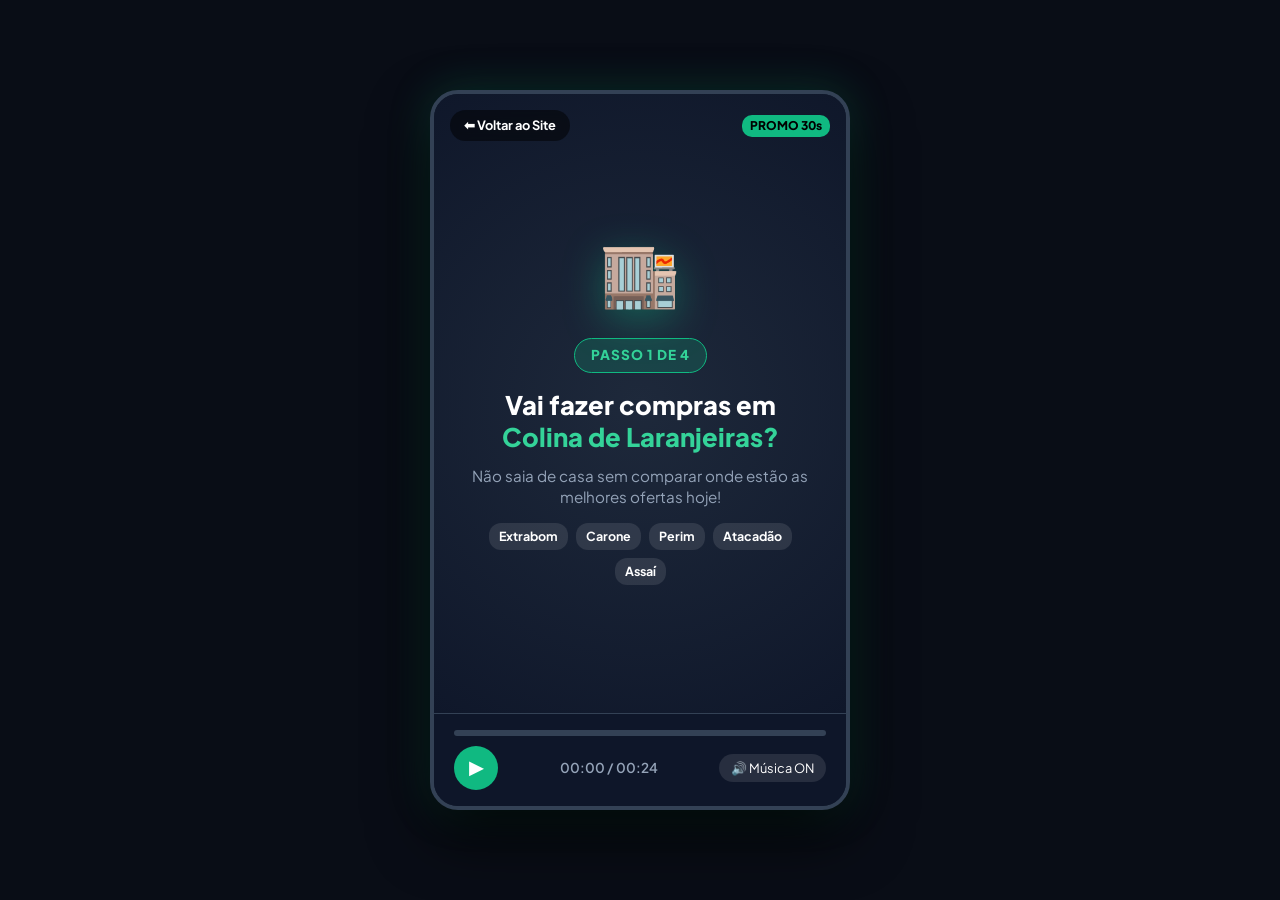
<file: video.html>
<!DOCTYPE html>
<html lang="pt-BR">
<head>
  <!-- Google tag (gtag.js) -->
  <script async src="https://www.googletagmanager.com/gtag/js?id=G-HBPYWFMXKQ"></script>
  <script>
    window.dataLayer = window.dataLayer || [];
    function gtag(){dataLayer.push(arguments);}
    gtag('js', new Date());

    gtag('config', 'G-HBPYWFMXKQ');
  </script>

  <meta charset="UTF-8">
  <meta name="viewport" content="width=device-width, initial-scale=1.0">
  <title>Vídeo Tutorial | Economiza Colina de Laranjeiras</title>
  <!-- Favicon / Ícone da Aba ($ Economia) -->
  <link rel="icon" type="image/svg+xml" href="assets/favicon.svg">
  <link rel="shortcut icon" href="assets/favicon.svg">
  <link rel="stylesheet" href="css/styles.css">
  <style>
    body {
      background: #090d16;
      color: white;
      min-height: 100vh;
      display: flex;
      flex-direction: column;
      align-items: center;
      justify-content: center;
      padding: 20px;
    }

    .video-container {
      width: 100%;
      max-width: 420px;
      height: 720px;
      max-height: 85vh;
      background: #0f172a;
      border-radius: 28px;
      border: 4px solid #334155;
      box-shadow: 0 25px 60px rgba(0, 0, 0, 0.8), 0 0 40px rgba(16, 185, 129, 0.25);
      position: relative;
      overflow: hidden;
      display: flex;
      flex-direction: column;
    }

    /* Video Canvas Slide Screen */
    .video-screen {
      flex: 1;
      position: relative;
      display: flex;
      align-items: center;
      justify-content: center;
      text-align: center;
      padding: 30px;
      background: radial-gradient(circle at center, #1e293b 0%, #0f172a 100%);
    }

    .slide-step {
      position: absolute;
      top: 0;
      left: 0;
      width: 100%;
      height: 100%;
      display: flex;
      flex-direction: column;
      align-items: center;
      justify-content: center;
      padding: 30px;
      opacity: 0;
      transform: scale(0.9) translateY(20px);
      transition: all 0.6s cubic-bezier(0.34, 1.56, 0.64, 1);
      pointer-events: none;
    }

    .slide-step.active {
      opacity: 1;
      transform: scale(1) translateY(0);
      pointer-events: auto;
    }

    .step-icon {
      font-size: 4rem;
      margin-bottom: 20px;
      filter: drop-shadow(0 10px 20px rgba(16, 185, 129, 0.4));
      animation: pulse 2s infinite alternate;
    }

    @keyframes pulse {
      0% { transform: scale(1); }
      100% { transform: scale(1.1); }
    }

    .step-badge {
      background: rgba(16, 185, 129, 0.2);
      color: #34d399;
      border: 1px solid #10b981;
      padding: 6px 16px;
      border-radius: 20px;
      font-size: 0.85rem;
      font-weight: 800;
      text-transform: uppercase;
      letter-spacing: 1px;
      margin-bottom: 16px;
    }

    .step-title {
      font-size: 1.6rem;
      font-weight: 800;
      line-height: 1.25;
      margin-bottom: 12px;
    }

    .step-title span {
      color: #34d399;
    }

    .step-desc {
      font-size: 0.95rem;
      color: #94a3b8;
      line-height: 1.4;
    }

    .markets-cloud {
      display: flex;
      flex-wrap: wrap;
      gap: 8px;
      justify-content: center;
      margin-top: 16px;
    }

    .market-tag {
      background: rgba(255, 255, 255, 0.1);
      padding: 4px 10px;
      border-radius: 12px;
      font-size: 0.78rem;
      font-weight: 700;
    }

    /* Video Player Controls Overlay */
    .video-controls {
      background: rgba(15, 23, 42, 0.95);
      backdrop-filter: blur(10px);
      padding: 16px 20px;
      border-top: 1px solid #334155;
      display: flex;
      flex-direction: column;
      gap: 10px;
    }

    .progress-bar-bg {
      width: 100%;
      height: 6px;
      background: #334155;
      border-radius: 4px;
      overflow: hidden;
      cursor: pointer;
    }

    .progress-bar-fill {
      height: 100%;
      width: 0%;
      background: linear-gradient(90deg, #10b981 0%, #fbbf24 100%);
      transition: width 0.1s linear;
    }

    .control-buttons {
      display: flex;
      justify-content: space-between;
      align-items: center;
    }

    .btn-play-video {
      background: #10b981;
      color: white;
      border: none;
      width: 44px;
      height: 44px;
      border-radius: 50%;
      font-size: 1.2rem;
      cursor: pointer;
      display: flex;
      align-items: center;
      justify-content: center;
      transition: transform 0.2s;
    }

    .btn-play-video:hover {
      transform: scale(1.1);
      background: #059669;
    }

    .time-display {
      font-size: 0.85rem;
      color: #94a3b8;
      font-weight: 600;
    }

    .audio-toggle {
      background: rgba(255, 255, 255, 0.1);
      border: none;
      color: white;
      padding: 6px 12px;
      border-radius: 14px;
      font-size: 0.8rem;
      cursor: pointer;
    }

    .top-video-header {
      position: absolute;
      top: 16px;
      left: 16px;
      right: 16px;
      display: flex;
      justify-content: space-between;
      align-items: center;
      z-index: 10;
    }

    .back-btn {
      background: rgba(0, 0, 0, 0.5);
      color: white;
      text-decoration: none;
      padding: 6px 14px;
      border-radius: 20px;
      font-size: 0.8rem;
      font-weight: 700;
      backdrop-filter: blur(4px);
    }
  </style>
</head>
<body>

  <div class="video-container">
    
    <!-- Header Controls -->
    <div class="top-video-header">
      <a href="index.html" class="back-btn">⬅ Voltar ao Site</a>
      <span style="font-size: 0.75rem; background: #10b981; color: black; font-weight: 800; padding: 2px 8px; border-radius: 10px;">PROMO 30s</span>
    </div>

    <!-- Video Canvas Screens (Steps) -->
    <div class="video-screen">
      
      <!-- Slide 1 -->
      <div class="slide-step active" id="slide1">
        <div class="step-icon">🏬</div>
        <span class="step-badge">Passo 1 de 4</span>
        <h2 class="step-title">Vai fazer compras em <span>Colina de Laranjeiras?</span></h2>
        <p class="step-desc">Não saia de casa sem comparar onde estão as melhores ofertas hoje!</p>
        <div class="markets-cloud">
          <span class="market-tag">Extrabom</span>
          <span class="market-tag">Carone</span>
          <span class="market-tag">Perim</span>
          <span class="market-tag">Atacadão</span>
          <span class="market-tag">Assaí</span>
        </div>
      </div>

      <!-- Slide 2 -->
      <div class="slide-step" id="slide2">
        <div class="step-icon">🥩🌾</div>
        <span class="step-badge">Passo 2 de 4</span>
        <h2 class="step-title">Pesquise seus <span>produtos favoritos</span></h2>
        <p class="step-desc">Veja fotos em miniatura, preço em promoção de cada encarte e a média de preço da região.</p>
      </div>

      <!-- Slide 3 -->
      <div class="slide-step" id="slide3">
        <div class="step-icon">🛒⚡</div>
        <span class="step-badge">Passo 3 de 4</span>
        <h2 class="step-title">Monte sua <span>Cesta Inteligente</span></h2>
        <p class="step-desc">Descubra automaticamente qual o supermercado mais barato para comprar toda a sua lista!</p>
      </div>

      <!-- Slide 4 -->
      <div class="slide-step" id="slide4">
        <div class="step-icon">📲📄</div>
        <span class="step-badge">Passo 4 de 4</span>
        <h2 class="step-title">Exporte no <span>WhatsApp ou PDF!</span></h2>
        <p class="step-desc">Compartilhe o resumo com a família ou salve em PDF para levar no celular.</p>
        <a href="index.html" style="margin-top: 20px; background: #10b981; color: white; padding: 12px 24px; border-radius: 20px; text-decoration: none; font-weight: 800; box-shadow: 0 4px 15px rgba(16, 185, 129, 0.4);">
          🚀 Começar a Economizar Agora!
        </a>
      </div>

    </div>

    <!-- Video Controls Bar -->
    <div class="video-controls">
      <div class="progress-bar-bg" onclick="seekVideo(event)">
        <div class="progress-bar-fill" id="progressFill"></div>
      </div>

      <div class="control-buttons">
        <button class="btn-play-video" id="btnPlayPause" onclick="togglePlay()">▶</button>
        <span class="time-display" id="timeDisplay">00:00 / 00:24</span>
        <button class="audio-toggle" id="btnAudioToggle" onclick="toggleAudio()">🔊 Música ON</button>
      </div>
    </div>

  </div>

  <script>
    // Sintetizador de Música Atraente via Web Audio API (Upbeat Chiptune/Bossa Beat)
    let audioCtx = null;
    let isPlaying = false;
    let isMuted = false;
    let currentSlide = 1;
    const totalSlides = 4;
    const slideDuration = 6000; // 6s por slide = 24s total
    let videoTimer = null;
    let startTime = 0;
    let elapsedTime = 0;

    function initAudio() {
      if (!audioCtx) {
        audioCtx = new (window.AudioContext || window.webkitAudioContext)();
      }
    }

    function playNote(freq, time, duration, type = 'sine', volume = 0.1) {
      if (isMuted || !audioCtx) return;
      try {
        const osc = audioCtx.createOscillator();
        const gain = audioCtx.createGain();
        osc.type = type;
        osc.frequency.setValueAtTime(freq, time);
        gain.gain.setValueAtTime(volume, time);
        gain.gain.exponentialRampToValueAtTime(0.001, time + duration);
        osc.connect(gain);
        gain.connect(audioCtx.destination);
        osc.start(time);
        osc.stop(time + duration);
      } catch(e) {}
    }

    // Sequência de Música Alegre e Ritmada
    function startUpbeatMusic() {
      if (!isPlaying || isMuted || !audioCtx) return;
      const now = audioCtx.currentTime;
      const notes = [261.63, 329.63, 392.00, 523.25, 440.00, 349.23, 392.00, 523.25]; // C E G C A F G C
      
      notes.forEach((freq, idx) => {
        playNote(freq, now + (idx * 0.3), 0.25, 'triangle', 0.12);
        // Percussão ritmada
        playNote(150, now + (idx * 0.3) + 0.15, 0.08, 'square', 0.05);
      });

      if (isPlaying) {
        setTimeout(startUpbeatMusic, 2400);
      }
    }

    function togglePlay() {
      initAudio();
      if (audioCtx && audioCtx.state === 'suspended') {
        audioCtx.resume();
      }

      isPlaying = !isPlaying;
      const btn = document.getElementById('btnPlayPause');

      if (isPlaying) {
        btn.textContent = '⏸';
        startTime = Date.now() - elapsedTime;
        runVideoLoop();
        startUpbeatMusic();
      } else {
        btn.textContent = '▶';
        clearInterval(videoTimer);
      }
    }

    function runVideoLoop() {
      clearInterval(videoTimer);
      videoTimer = setInterval(() => {
        elapsedTime = Date.now() - startTime;
        const totalDuration = totalSlides * slideDuration;
        
        if (elapsedTime >= totalDuration) {
          elapsedTime = 0;
          startTime = Date.now();
        }

        const progressPct = (elapsedTime / totalDuration) * 100;
        document.getElementById('progressFill').style.width = progressPct + '%';

        // Atualizar Tempo (00:00 / 00:24)
        const currentSec = Math.floor(elapsedTime / 1000);
        const secStr = currentSec < 10 ? '0' + currentSec : currentSec;
        document.getElementById('timeDisplay').textContent = `00:${secStr} / 00:24`;

        // Calcular Slide Atual
        const newSlide = Math.min(totalSlides, Math.floor(elapsedTime / slideDuration) + 1);
        if (newSlide !== currentSlide) {
          showSlide(newSlide);
        }
      }, 100);
    }

    function showSlide(slideNum) {
      currentSlide = slideNum;
      for (let i = 1; i <= totalSlides; i++) {
        const slide = document.getElementById(`slide${i}`);
        if (i === slideNum) {
          slide.classList.add('active');
        } else {
          slide.classList.remove('active');
        }
      }
    }

    function toggleAudio() {
      isMuted = !isMuted;
      const btn = document.getElementById('btnAudioToggle');
      btn.textContent = isMuted ? '🔇 Música OFF' : '🔊 Música ON';
      if (!isMuted && isPlaying) {
        startUpbeatMusic();
      }
    }

    function seekVideo(e) {
      const rect = e.currentTarget.getBoundingClientRect();
      const clickX = e.clientX - rect.left;
      const pct = clickX / rect.width;
      const totalDuration = totalSlides * slideDuration;
      elapsedTime = pct * totalDuration;
      startTime = Date.now() - elapsedTime;
      if (!isPlaying) togglePlay();
    }
  </script>
</body>
</html>
</file>
<file: css/styles.css>
/* ==========================================================================
   ECONOMIZA COLINA - DESIGN SYSTEM & STYLESHEET
   Location: Colina de Laranjeiras & Imediações (Serra / ES)
   ========================================================================== */

@import url('https://fonts.googleapis.com/css2?family=Plus+Jakarta+Sans:wght@400;500;600;700;800&display=swap');

:root {
  --primary: #10b981;
  --primary-dark: #059669;
  --primary-light: #d1fae5;
  --accent: #f59e0b;
  --accent-light: #fef3c7;
  --dark-bg: #0f172a;
  --dark-surface: #1e293b;
  --dark-border: #334155;
  --light-bg: #f8fafc;
  --light-surface: #ffffff;
  --text-main: #0f172a;
  --text-muted: #64748b;
  --text-light: #f8fafc;
  --border-color: #e2e8f0;
  --shadow-sm: 0 1px 3px rgba(0,0,0,0.05);
  --shadow-md: 0 4px 12px rgba(0,0,0,0.08);
  --shadow-lg: 0 10px 25px -5px rgba(0,0,0,0.12), 0 8px 10px -6px rgba(0,0,0,0.06);
  --shadow-glow: 0 0 20px rgba(16, 185, 129, 0.25);
  --radius-sm: 8px;
  --radius-md: 14px;
  --radius-lg: 20px;
  --transition: all 0.25s cubic-bezier(0.4, 0, 0.2, 1);
}

* {
  margin: 0;
  padding: 0;
  box-sizing: border-box;
  font-family: 'Plus Jakarta Sans', -apple-system, BlinkMacSystemFont, sans-serif;
}

body {
  background-color: var(--light-bg);
  color: var(--text-main);
  line-height: 1.5;
  overflow-x: hidden;
  padding-bottom: 80px;
}

/* ==========================================================================
   HEADER & NAVBAR
   ========================================================================== */

.top-bar {
  background: linear-gradient(135deg, #0f172a 0%, #1e293b 100%);
  color: var(--text-light);
  padding: 8px 0;
  font-size: 0.85rem;
  border-bottom: 1px solid rgba(255, 255, 255, 0.1);
}

.top-bar-container {
  display: flex;
  justify-content: space-between;
  align-items: center;
}

.top-bar-left {
  display: flex;
  align-items: center;
  gap: 8px;
}

.top-bar-date {
  font-size: 0.8rem;
  color: #94a3b8;
}

.top-bar-right {
  font-size: 0.8rem;
  color: #fbbf24;
  font-weight: 600;
}

.location-badge {
  display: inline-flex;
  align-items: center;
  gap: 6px;
  background: rgba(16, 185, 129, 0.15);
  color: #34d399;
  padding: 4px 12px;
  border-radius: 20px;
  font-weight: 600;
  font-size: 0.8rem;
  border: 1px solid rgba(52, 211, 153, 0.3);
}

.header-main {
  background: rgba(15, 23, 42, 0.95);
  backdrop-filter: blur(12px);
  position: sticky;
  top: 0;
  z-index: 100;
  border-bottom: 1px solid var(--dark-border);
  box-shadow: 0 4px 20px rgba(0,0,0,0.15);
}

.navbar {
  display: flex;
  justify-content: space-between;
  align-items: center;
  padding: 16px 0;
}

.logo {
  display: flex;
  align-items: center;
  gap: 10px;
  text-decoration: none;
}

.logo-icon {
  width: 44px;
  height: 44px;
  background: linear-gradient(135deg, #10b981 0%, #059669 100%);
  border-radius: 12px;
  display: flex;
  align-items: center;
  justify-content: center;
  font-size: 1.4rem;
  color: white;
  box-shadow: 0 4px 12px rgba(16, 185, 129, 0.4);
}

.logo-text {
  display: flex;
  flex-direction: column;
}

.logo-title {
  color: white;
  font-weight: 800;
  font-size: 1.35rem;
  letter-spacing: -0.5px;
}

.logo-title span {
  color: #34d399;
}

.logo-subtitle {
  color: #94a3b8;
  font-size: 0.72rem;
  font-weight: 500;
}

.nav-actions {
  display: flex;
  align-items: center;
  gap: 12px;
}

.user-rank-badge {
  background: rgba(251, 191, 36, 0.15);
  border: 1px solid #f59e0b;
  color: #fbbf24;
  padding: 6px 12px;
  border-radius: 20px;
  font-weight: 800;
  font-size: 0.8rem;
  cursor: pointer;
  display: flex;
  align-items: center;
  gap: 6px;
  transition: transform 0.2s;
  white-space: nowrap;
}

.user-rank-badge:hover {
  transform: translateY(-1px);
}

.rank-pts {
  background: #f59e0b;
  color: #000;
  padding: 2px 6px;
  border-radius: 10px;
  font-size: 0.72rem;
}

.btn-header {
  display: inline-flex;
  align-items: center;
  gap: 8px;
  padding: 8px 16px;
  border-radius: var(--radius-sm);
  font-size: 0.9rem;
  font-weight: 600;
  cursor: pointer;
  transition: var(--transition);
  border: none;
}

.btn-video {
  background: linear-gradient(135deg, #f59e0b 0%, #d97706 100%);
  color: #000;
  font-weight: 800;
  text-decoration: none;
  white-space: nowrap;
}

.btn-encartes {
  background: rgba(255, 255, 255, 0.08);
  color: white;
  border: 1px solid rgba(255, 255, 255, 0.15);
  white-space: nowrap;
}

.btn-encartes:hover {
  background: rgba(255, 255, 255, 0.15);
}

.btn-cart {
  background: linear-gradient(135deg, #10b981 0%, #059669 100%);
  color: white;
  position: relative;
  box-shadow: 0 4px 12px rgba(16, 185, 129, 0.3);
  white-space: nowrap;
}

.btn-cart:hover {
  transform: translateY(-2px);
  box-shadow: 0 6px 16px rgba(16, 185, 129, 0.4);
}

.cart-count {
  position: absolute;
  top: -6px;
  right: -6px;
  background: var(--accent);
  color: #000;
  font-weight: 800;
  font-size: 0.75rem;
  width: 20px;
  height: 20px;
  border-radius: 50%;
  display: flex;
  align-items: center;
  justify-content: center;
  border: 2px solid #0f172a;
}

/* Product Card Community Vote Box */
.community-vote-box {
  margin-top: auto;
  margin-bottom: 10px;
  background: #f8fafc;
  border: 1px solid #e2e8f0;
  border-radius: 10px;
  padding: 8px 10px;
  font-size: 0.76rem;
}

.vote-box-header {
  display: flex;
  justify-content: space-between;
  align-items: center;
  margin-bottom: 6px;
}

.vote-views-count {
  display: flex;
  align-items: center;
  gap: 4px;
  color: #475569;
  font-weight: 600;
}

.vote-views-count strong {
  color: #0f172a;
}

.vote-box-question {
  font-size: 0.68rem;
  color: #64748b;
  font-weight: 700;
  white-space: nowrap;
}

.vote-buttons-row {
  display: flex;
  gap: 6px;
  width: 100%;
}

/* ==========================================================================
   LAYOUT CONTAINER
   ========================================================================== */

.container {
  max-width: 1240px;
  margin: 0 auto;
  padding: 0 20px;
}

/* ==========================================================================
   HERO BANNER
   ========================================================================== */

.hero-section {
  background: linear-gradient(135deg, #0f172a 0%, #1e293b 50%, #064e3b 100%);
  color: white;
  padding: 40px 0 50px;
  position: relative;
  overflow: hidden;
}

.hero-section::before {
  content: '';
  position: absolute;
  top: -50%;
  right: -10%;
  width: 500px;
  height: 500px;
  background: radial-gradient(circle, rgba(16, 185, 129, 0.15) 0%, rgba(0,0,0,0) 70%);
  border-radius: 50%;
  pointer-events: none;
}

.hero-content {
  max-width: 780px;
  margin: 0 auto;
  text-align: center;
  position: relative;
  z-index: 2;
}

.hero-title {
  font-size: 2.3rem;
  font-weight: 800;
  line-height: 1.2;
  margin-bottom: 14px;
}

.hero-title span {
  background: linear-gradient(135deg, #34d399 0%, #fbbf24 100%);
  -webkit-background-clip: text;
  -webkit-text-fill-color: transparent;
}

.hero-subtitle {
  font-size: 1.05rem;
  color: #94a3b8;
  margin-bottom: 28px;
}

.search-box-wrapper {
  background: rgba(255, 255, 255, 0.1);
  backdrop-filter: blur(16px);
  border: 1px solid rgba(255, 255, 255, 0.2);
  padding: 8px;
  border-radius: var(--radius-lg);
  display: flex;
  gap: 8px;
  box-shadow: 0 12px 30px rgba(0, 0, 0, 0.25);
}

.search-input {
  flex: 1;
  background: transparent;
  border: none;
  padding: 12px 18px;
  color: white;
  font-size: 1rem;
  outline: none;
}

.search-input::placeholder {
  color: #94a3b8;
}

.search-btn {
  background: var(--primary);
  color: white;
  border: none;
  padding: 0 24px;
  border-radius: var(--radius-md);
  font-weight: 700;
  cursor: pointer;
  transition: var(--transition);
  display: flex;
  align-items: center;
  gap: 8px;
}

.search-btn:hover {
  background: var(--primary-dark);
}

/* Supermarket Quick Chips */
.market-chips {
  display: flex;
  justify-content: center;
  flex-wrap: wrap;
  gap: 10px;
  margin-top: 24px;
}

.chip-market {
  background: rgba(255, 255, 255, 0.08);
  border: 1px solid rgba(255, 255, 255, 0.12);
  color: #e2e8f0;
  padding: 6px 14px;
  border-radius: 20px;
  font-size: 0.82rem;
  font-weight: 600;
  cursor: pointer;
  transition: var(--transition);
  display: flex;
  align-items: center;
  gap: 6px;
}

.chip-market:hover, .chip-market.active {
  background: var(--primary);
  color: white;
  border-color: var(--primary);
  transform: translateY(-2px);
}

.chip-badge {
  font-size: 0.65rem;
  padding: 2px 6px;
  border-radius: 10px;
  background: rgba(255,255,255,0.2);
}

/* ==========================================================================
   COMMUNITY TIPS BAR
   ========================================================================== */

.community-section {
  background: white;
  border-bottom: 1px solid var(--border-color);
  padding: 16px 0;
}

.community-wrapper {
  display: flex;
  align-items: center;
  gap: 16px;
  overflow-x: auto;
  padding-bottom: 4px;
}

.community-title {
  display: flex;
  align-items: center;
  gap: 6px;
  font-weight: 700;
  font-size: 0.85rem;
  color: var(--primary-dark);
  white-space: nowrap;
  background: var(--primary-light);
  padding: 6px 14px;
  border-radius: 20px;
}

.tip-card {
  background: #f1f5f9;
  border-radius: var(--radius-sm);
  padding: 8px 14px;
  font-size: 0.82rem;
  white-space: nowrap;
  display: flex;
  align-items: center;
  gap: 10px;
  border-left: 3px solid var(--primary);
}

.tip-author {
  font-weight: 700;
  color: var(--text-main);
}

.tip-time {
  color: var(--text-muted);
  font-size: 0.75rem;
}

.btn-add-tip {
  margin-left: auto;
  background: transparent;
  border: 1px dashed var(--primary);
  color: var(--primary-dark);
  font-weight: 700;
  font-size: 0.8rem;
  padding: 6px 12px;
  border-radius: 20px;
  cursor: pointer;
  white-space: nowrap;
}

.btn-add-tip:hover {
  background: var(--primary-light);
}

/* ==========================================================================
   CATEGORY FILTERS
   ========================================================================== */

.category-bar {
  padding: 24px 0 12px;
  display: flex;
  gap: 10px;
  overflow-x: auto;
  scrollbar-width: none;
}

.category-bar::-webkit-scrollbar {
  display: none;
}

.category-btn {
  display: flex;
  align-items: center;
  gap: 8px;
  padding: 10px 18px;
  background: white;
  border: 1px solid var(--border-color);
  border-radius: var(--radius-md);
  font-size: 0.88rem;
  font-weight: 600;
  color: var(--text-main);
  cursor: pointer;
  white-space: nowrap;
  transition: var(--transition);
  box-shadow: var(--shadow-sm);
}

.category-btn:hover {
  border-color: var(--primary);
  color: var(--primary-dark);
}

.category-btn.active {
  background: var(--dark-bg);
  color: white;
  border-color: var(--dark-bg);
  box-shadow: var(--shadow-md);
}

/* ==========================================================================
   PRODUCTS GRID & CARDS
   ========================================================================== */

.section-header {
  display: flex;
  justify-content: space-between;
  align-items: flex-end;
  margin: 24px 0 16px;
}

.section-title {
  font-size: 1.4rem;
  font-weight: 800;
  color: var(--text-main);
  display: flex;
  align-items: center;
  gap: 8px;
}

.section-count {
  font-size: 0.85rem;
  color: var(--text-muted);
  font-weight: 500;
}

.products-grid {
  display: grid;
  grid-template-columns: repeat(auto-fill, minmax(280px, 1fr));
  gap: 20px;
  align-items: stretch;
}

/* Product Card Styling */
.product-card {
  background: white;
  border-radius: var(--radius-md);
  border: 1px solid var(--border-color);
  box-shadow: var(--shadow-sm);
  overflow: hidden;
  transition: var(--transition);
  display: flex;
  flex-direction: column;
  height: 100%;
  position: relative;
}

.product-card:hover {
  transform: translateY(-4px);
  box-shadow: var(--shadow-lg);
  border-color: #cbd5e1;
}

.card-top-badges {
  position: absolute;
  top: 10px;
  left: 10px;
  right: 10px;
  display: flex;
  justify-content: space-between;
  align-items: flex-start;
  gap: 6px;
  z-index: 5;
  pointer-events: none;
}

.card-top-badges > * {
  pointer-events: auto;
}

.tag-discount {
  background: var(--accent);
  color: #000;
  font-weight: 800;
  font-size: 0.68rem;
  padding: 4px 8px;
  border-radius: 14px;
  box-shadow: 0 2px 6px rgba(0, 0, 0, 0.12);
  text-transform: uppercase;
  line-height: 1.1;
  max-width: 65%;
}

.tag-encarte {
  background: rgba(15, 23, 42, 0.88);
  backdrop-filter: blur(4px);
  color: white;
  font-weight: 600;
  font-size: 0.68rem;
  padding: 4px 8px;
  border-radius: 8px;
  cursor: pointer;
  display: flex;
  align-items: center;
  gap: 4px;
  white-space: nowrap;
  box-shadow: 0 2px 6px rgba(0, 0, 0, 0.15);
}

.tag-encarte:hover {
  background: var(--primary-dark);
}

.product-img-box {
  width: 100%;
  height: 180px;
  background: #f8fafc;
  display: flex;
  align-items: center;
  justify-content: center;
  padding: 16px;
  position: relative;
}

.product-img-box img {
  max-width: 100%;
  max-height: 100%;
  object-fit: contain;
  transition: var(--transition);
}

.product-card:hover .product-img-box img {
  transform: scale(1.05);
}

.product-details {
  padding: 16px;
  display: flex;
  flex-direction: column;
  flex: 1;
}

.product-category {
  font-size: 0.72rem;
  font-weight: 700;
  color: var(--text-muted);
  text-transform: uppercase;
  letter-spacing: 0.5px;
  margin-bottom: 4px;
}

.product-name {
  font-size: 0.95rem;
  font-weight: 700;
  color: var(--text-main);
  margin-bottom: 12px;
  line-height: 1.3;
  display: -webkit-box;
  -webkit-line-clamp: 2;
  -webkit-box-orient: vertical;
  overflow: hidden;
  height: 2.6em;
}

/* Offer Market Banner */
.best-offer-box {
  background: linear-gradient(135deg, #ecfdf5 0%, #d1fae5 100%);
  border: 1px solid #a7f3d0;
  border-radius: var(--radius-sm);
  padding: 10px 12px;
  margin-bottom: 12px;
}

.best-offer-header {
  display: flex;
  justify-content: space-between;
  align-items: center;
  margin-bottom: 4px;
}

.market-name-tag {
  font-weight: 800;
  font-size: 0.82rem;
  color: var(--primary-dark);
  display: flex;
  align-items: center;
  gap: 6px;
}

.best-price-value {
  font-size: 1.4rem;
  font-weight: 800;
  color: #047857;
}

.unit-tag {
  font-size: 0.75rem;
  color: var(--text-muted);
  font-weight: 500;
}

/* Comparison Accordion / Table */
.price-comparison-box {
  background: #f8fafc;
  border-radius: var(--radius-sm);
  padding: 10px;
  margin-bottom: 14px;
}

.comp-header {
  display: flex;
  justify-content: space-between;
  align-items: center;
  font-size: 0.78rem;
  color: var(--text-muted);
  font-weight: 600;
  margin-bottom: 6px;
  padding-bottom: 4px;
  border-bottom: 1px solid #e2e8f0;
}

.comp-row {
  display: flex;
  justify-content: space-between;
  align-items: center;
  font-size: 0.8rem;
  padding: 3px 0;
}

.comp-market {
  color: var(--text-main);
  font-weight: 500;
}

.comp-price {
  font-weight: 700;
  color: var(--text-main);
}

.comp-price.lowest {
  color: var(--primary-dark);
  background: var(--primary-light);
  padding: 1px 6px;
  border-radius: 4px;
}

.average-price-bar {
  display: flex;
  justify-content: space-between;
  align-items: center;
  margin-top: 6px;
  padding-top: 6px;
  border-top: 1px dashed #cbd5e1;
  font-size: 0.76rem;
  color: var(--text-muted);
}

.avg-val {
  font-weight: 700;
  color: var(--text-main);
}

/* Add to Cart Button */
.btn-add-cart {
  width: 100%;
  background: var(--dark-bg);
  color: white;
  border: none;
  padding: 10px;
  border-radius: var(--radius-sm);
  font-weight: 700;
  font-size: 0.85rem;
  cursor: pointer;
  transition: var(--transition);
  margin-top: auto;
  display: flex;
  align-items: center;
  justify-content: center;
  gap: 8px;
}

.btn-add-cart:hover {
  background: var(--primary-dark);
}

/* ==========================================================================
   BROCHURE / ENCARTES GALLERY SECTION & MODAL
   ========================================================================== */

.encartes-section {
  margin: 50px 0;
  background: var(--dark-bg);
  border-radius: var(--radius-lg);
  padding: 32px;
  color: white;
}

.encartes-header {
  display: flex;
  justify-content: space-between;
  align-items: center;
  margin-bottom: 24px;
}

.encartes-grid {
  display: grid;
  grid-template-columns: repeat(auto-fill, minmax(200px, 1fr));
  gap: 16px;
}

.encarte-card {
  background: var(--dark-surface);
  border: 1px solid var(--dark-border);
  border-radius: var(--radius-md);
  overflow: hidden;
  cursor: pointer;
  transition: var(--transition);
}

.encarte-card:hover {
  transform: translateY(-4px);
  border-color: var(--primary);
  box-shadow: 0 8px 20px rgba(0,0,0,0.4);
}

.encarte-thumb {
  height: 140px;
  background: #000;
  overflow: hidden;
  position: relative;
}

.encarte-thumb img {
  width: 100%;
  height: 100%;
  object-fit: cover;
  opacity: 0.85;
  transition: var(--transition);
}

.encarte-card:hover .encarte-thumb img {
  opacity: 1;
  transform: scale(1.05);
}

.encarte-info {
  padding: 12px;
}

.encarte-market {
  font-size: 0.72rem;
  font-weight: 700;
  color: var(--primary);
  text-transform: uppercase;
}

.encarte-title {
  font-size: 0.85rem;
  font-weight: 700;
  margin: 2px 0 4px;
}

.encarte-validity {
  font-size: 0.72rem;
  color: #94a3b8;
}

/* ==========================================================================
   CART & OPTIMIZER MODAL/DRAWER
   ========================================================================== */

.modal-overlay {
  position: fixed;
  top: 0;
  left: 0;
  width: 100%;
  height: 100%;
  background: rgba(15, 23, 42, 0.75);
  backdrop-filter: blur(6px);
  z-index: 1000;
  display: flex;
  align-items: center;
  justify-content: center;
  padding: 20px;
  opacity: 0;
  pointer-events: none;
  transition: opacity 0.3s ease;
}

.modal-overlay.active {
  opacity: 1;
  pointer-events: auto;
}

.modal-container {
  background: white;
  border-radius: var(--radius-lg);
  max-width: 700px;
  width: 100%;
  max-height: 90vh;
  display: flex;
  flex-direction: column;
  box-shadow: 0 25px 50px -12px rgba(0, 0, 0, 0.35);
  overflow: hidden;
  transform: scale(0.95);
  transition: transform 0.3s cubic-bezier(0.4, 0, 0.2, 1);
}

.modal-overlay.active .modal-container {
  transform: scale(1);
}

.modal-header {
  padding: 18px 24px;
  background: var(--dark-bg);
  color: white;
  display: flex;
  justify-content: space-between;
  align-items: center;
}

.modal-title {
  font-weight: 800;
  font-size: 1.2rem;
  display: flex;
  align-items: center;
  gap: 8px;
}

.btn-close-modal {
  background: transparent;
  border: none;
  color: #94a3b8;
  font-size: 1.4rem;
  cursor: pointer;
}

.btn-close-modal:hover {
  color: white;
}

.modal-body {
  padding: 24px;
  overflow-y: auto;
  flex: 1;
}

/* Optimization Mode Switch */
.optimizer-tabs {
  display: flex;
  background: #f1f5f9;
  padding: 4px;
  border-radius: var(--radius-md);
  margin-bottom: 20px;
}

.opt-tab {
  flex: 1;
  padding: 10px;
  border: none;
  background: transparent;
  font-weight: 700;
  font-size: 0.85rem;
  border-radius: var(--radius-sm);
  cursor: pointer;
  transition: var(--transition);
  color: var(--text-muted);
}

.opt-tab.active {
  background: white;
  color: var(--primary-dark);
  box-shadow: var(--shadow-sm);
}

.cart-items-list {
  display: flex;
  flex-direction: column;
  gap: 12px;
  margin-bottom: 20px;
}

.product-img-box {
  height: 130px;
  display: flex;
  align-items: center;
  justify-content: center;
  background: var(--bg-light);
  overflow: hidden;
  border-bottom: 1px solid var(--border-color);
}

.product-icon-box {
  min-height: 165px;
  display: flex;
  flex-direction: column;
  align-items: center;
  justify-content: flex-end;
  border-bottom: 1px solid var(--border-color);
  padding: 52px 14px 14px;
  position: relative;
  transition: transform 0.2s ease, background 0.2s ease;
}

.product-icon-symbol {
  font-size: 2.7rem;
  line-height: 1;
  margin-bottom: 6px;
  filter: drop-shadow(0 4px 8px rgba(0, 0, 0, 0.12));
  transition: transform 0.2s ease;
}

.product-card:hover .product-icon-symbol {
  transform: scale(1.15) rotate(-4deg);
}

.product-icon-label {
  font-size: 0.7rem;
  font-weight: 800;
  text-transform: uppercase;
  letter-spacing: 0.5px;
  background: rgba(255, 255, 255, 0.85);
  padding: 3px 10px;
  border-radius: 12px;
  backdrop-filter: blur(4px);
  box-shadow: 0 1px 4px rgba(0, 0, 0, 0.06);
}

.cart-item-row {
  display: flex;
  align-items: center;
  justify-content: space-between;
  padding: 10px 14px;
  background: #f8fafc;
  border: 1px solid var(--border-color);
  border-radius: var(--radius-sm);
}

.cart-item-info {
  display: flex;
  align-items: center;
  gap: 12px;
}

.cart-item-thumb {
  width: 40px;
  height: 40px;
  object-fit: contain;
}

.cart-item-name {
  font-weight: 700;
  font-size: 0.88rem;
}

.cart-item-qty {
  display: flex;
  align-items: center;
  gap: 8px;
}

.btn-qty {
  width: 26px;
  height: 26px;
  border-radius: 6px;
  border: 1px solid #cbd5e1;
  background: white;
  font-weight: 700;
  cursor: pointer;
}

.cart-summary-box {
  background: linear-gradient(135deg, #ecfdf5 0%, #d1fae5 100%);
  border: 1px solid #a7f3d0;
  border-radius: var(--radius-md);
  padding: 18px;
}

.summary-row {
  display: flex;
  justify-content: space-between;
  margin-bottom: 8px;
  font-size: 0.9rem;
}

.summary-total {
  font-size: 1.2rem;
  font-weight: 800;
  color: var(--primary-dark);
  border-top: 1px solid #a7f3d0;
  padding-top: 8px;
  margin-top: 8px;
}

.modal-footer {
  padding: 16px 24px;
  background: #f8fafc;
  border-top: 1px solid var(--border-color);
  display: flex;
  gap: 12px;
}

.btn-whatsapp {
  flex: 1;
  background: #25d366;
  color: white;
  border: none;
  padding: 12px;
  border-radius: var(--radius-sm);
  font-weight: 700;
  font-size: 0.9rem;
  cursor: pointer;
  display: flex;
  align-items: center;
  justify-content: center;
  gap: 8px;
  transition: var(--transition);
}

.btn-whatsapp:hover {
  background: #1da851;
}

/* Image Encarte Fullscreen Modal */
.encarte-viewer-content {
  max-width: 900px;
  text-align: center;
}

.encarte-img-full {
  max-width: 100%;
  max-height: 75vh;
  object-fit: contain;
  border-radius: var(--radius-md);
  box-shadow: 0 10px 30px rgba(0,0,0,0.5);
}

/* Responsive adjustments for Mobile & PWA */
@media (max-width: 768px) {
  body {
    padding-bottom: 70px;
  }

  .container {
    padding: 0 12px;
  }

  /* Top bar layout on mobile */
  .top-bar {
    padding: 4px 0;
    font-size: 0.72rem;
  }

  .top-bar-container {
    flex-direction: column;
    gap: 2px;
    text-align: center;
    align-items: center;
  }

  .top-bar-right {
    display: none; /* Oculta frase secundária no celular para economizar altura */
  }

  .top-bar-left {
    gap: 6px;
    flex-wrap: wrap;
    justify-content: center;
  }

  .location-badge {
    padding: 2px 8px;
    font-size: 0.7rem;
  }

  .top-bar-date {
    font-size: 0.7rem;
  }

  /* Layout de navegação ultra compacto no celular */
  .header-main {
    padding: 0;
  }

  .navbar {
    display: flex;
    flex-direction: column;
    align-items: stretch;
    padding: 8px 0 6px;
    gap: 8px;
  }

  .logo-icon {
    width: 36px;
    height: 36px;
    font-size: 1.1rem;
    border-radius: 10px;
  }

  .logo-title {
    font-size: 1.15rem;
  }

  .logo-subtitle {
    font-size: 0.65rem;
  }

  /* Carrossel horizontal deslizável sem estouro para os botões do topo */
  .nav-actions {
    display: flex;
    align-items: center;
    gap: 6px;
    overflow-x: auto;
    flex-wrap: nowrap;
    width: 100%;
    padding: 2px 0 4px;
    -webkit-overflow-scrolling: touch;
    scrollbar-width: none;
  }

  .nav-actions::-webkit-scrollbar {
    display: none;
  }

  .user-rank-badge {
    padding: 4px 10px;
    font-size: 0.74rem;
    flex-shrink: 0;
    border-radius: 12px;
  }

  .btn-header {
    padding: 5px 10px;
    font-size: 0.76rem;
    flex-shrink: 0;
    white-space: nowrap;
    border-radius: 12px;
  }

  /* Hero Section no Celular */
  .hero-section {
    padding: 20px 0 28px;
  }

  .hero-title {
    font-size: 1.35rem;
    line-height: 1.25;
    margin-bottom: 8px;
  }

  .hero-subtitle {
    font-size: 0.82rem;
    margin-bottom: 14px;
  }

  .search-box-wrapper {
    flex-direction: column;
    padding: 6px;
    gap: 6px;
    border-radius: 14px;
  }

  .search-input {
    padding: 10px 14px;
    font-size: 0.88rem;
  }

  .search-btn {
    padding: 10px;
    justify-content: center;
    width: 100%;
    border-radius: 10px;
  }

  /* Filtros rápidos e Chips de Supermercados - Carrossel Horizontal Touch */
  #presetFiltersContainer {
    display: flex;
    justify-content: flex-start;
    gap: 6px;
    overflow-x: auto;
    flex-wrap: nowrap;
    width: 100%;
    padding: 4px 0 6px;
    -webkit-overflow-scrolling: touch;
    scrollbar-width: none;
  }

  #presetFiltersContainer::-webkit-scrollbar {
    display: none;
  }

  .preset-filter-btn {
    flex-shrink: 0;
    white-space: nowrap;
    padding: 5px 12px !important;
    font-size: 0.75rem !important;
  }

  .market-chips {
    display: flex;
    justify-content: flex-start;
    gap: 6px;
    overflow-x: auto;
    flex-wrap: nowrap;
    width: 100%;
    padding: 4px 0 6px;
    margin-top: 14px;
    -webkit-overflow-scrolling: touch;
    scrollbar-width: none;
  }

  .market-chips::-webkit-scrollbar {
    display: none;
  }

  .chip-market {
    flex-shrink: 0;
    white-space: nowrap;
    padding: 5px 10px;
    font-size: 0.75rem;
  }

  /* Ajustes dos Cards de Produtos no Celular */
  .products-grid {
    grid-template-columns: 1fr;
    gap: 16px;
  }

  .list-optimizer-grid {
    grid-template-columns: 1fr !important;
  }

  .product-details {
    padding: 12px;
  }

  .product-name {
    font-size: 0.9rem;
  }

  .best-price-value {
    font-size: 1.25rem;
  }

  .community-vote-box {
    padding: 6px 8px;
  }

  .vote-box-header {
    flex-direction: column;
    align-items: flex-start;
    gap: 2px;
    margin-bottom: 6px;
  }

  .vote-views-count {
    font-size: 0.72rem;
  }

  .vote-box-question {
    font-size: 0.65rem;
  }

  .vote-buttons-row button {
    font-size: 0.72rem !important;
    padding: 6px 4px !important;
  }
}

@media (max-width: 480px) {
  .logo-subtitle {
    display: none; /* Esconde subtítulo em telas muito pequenas para economizar altura do cabeçalho */
  }

  .rank-title {
    display: none; /* Exibe apenas troféu e pontos no celular estreito */
  }

  .btn-text {
    font-size: 0.74rem;
  }
}
</file>
